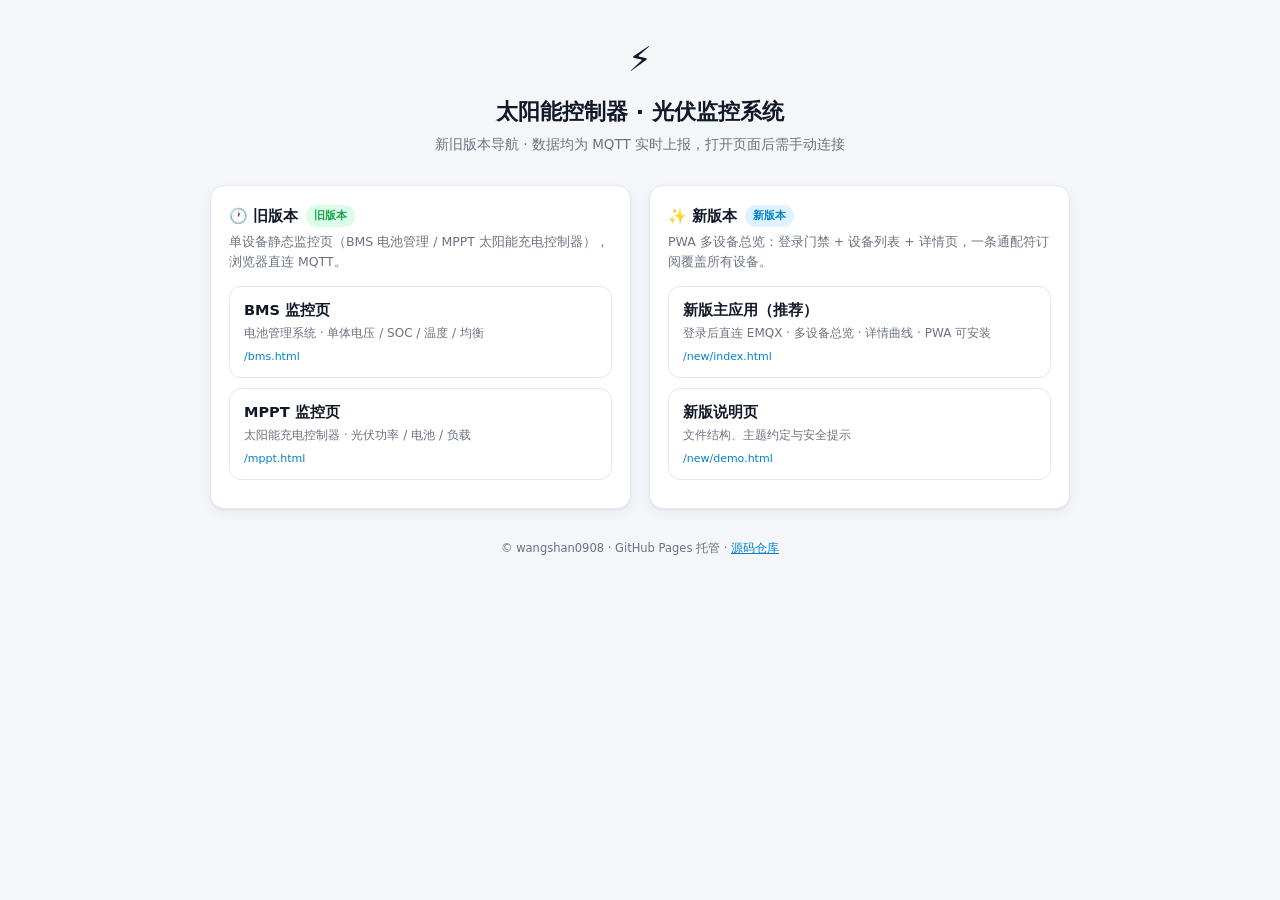
<file: index.html>
<!DOCTYPE html>
<html lang="zh-CN">
<head>
<meta charset="utf-8">
<meta name="viewport" content="width=device-width, initial-scale=1">
<title>光伏监控 · 太阳能控制器 | 新旧版本导航</title>
<style>
  :root {
    --bg: #f4f6fa;
    --panel: #ffffff;
    --text: #111827;
    --muted: #6b7280;
    --line: #e3e8ef;
    --accent: #0284c7;
    --accent-soft: #e0f2fe;
    --ok: #16a34a;
    --ok-soft: #dcfce7;
    --radius: 14px;
    --shadow: 0 1px 2px rgba(16,24,40,.05), 0 4px 12px rgba(16,24,40,.05);
  }
  * { box-sizing: border-box; }
  body {
    margin: 0; padding: 32px 16px 48px;
    background: var(--bg); color: var(--text);
    font-family: system-ui, -apple-system, "PingFang SC", "Microsoft YaHei", sans-serif;
    line-height: 1.6;
  }
  .wrap { max-width: 860px; margin: 0 auto; }
  header { text-align: center; margin-bottom: 30px; }
  .logo { font-size: 34px; }
  h1 { font-size: 22px; margin: 8px 0 4px; }
  .sub { color: var(--muted); font-size: 13.5px; margin: 0; }

  .cols {
    display: grid; grid-template-columns: 1fr; gap: 18px;
  }
  @media (min-width: 680px) { .cols { grid-template-columns: 1fr 1fr; } }

  .col {
    background: var(--panel); border: 1px solid var(--line);
    border-radius: var(--radius); padding: 18px;
    box-shadow: var(--shadow);
  }
  .col h2 {
    display: flex; align-items: center; gap: 8px;
    font-size: 15px; margin: 0 0 4px;
  }
  .tag {
    font-size: 11px; font-weight: 600;
    padding: 2px 8px; border-radius: 999px;
  }
  .tag.old { background: var(--ok-soft); color: var(--ok); }
  .tag.new { background: var(--accent-soft); color: var(--accent); }
  .col p { color: var(--muted); font-size: 12.5px; margin: 4px 0 14px; }

  .item {
    display: block;
    border: 1px solid var(--line); border-radius: 12px;
    padding: 12px 14px; margin-bottom: 10px;
    text-decoration: none; color: inherit;
    transition: border-color .12s, transform .12s;
  }
  .item:hover { border-color: var(--accent); transform: translateY(-1px); }
  .item .t { font-size: 14.5px; font-weight: 650; }
  .item .d { font-size: 12px; color: var(--muted); margin-top: 2px; }
  .item .u { font-size: 11px; color: var(--accent); margin-top: 4px; word-break: break-all; }

  footer { text-align: center; color: var(--muted); font-size: 11.5px; margin-top: 30px; }
</style>
</head>
<body>
<div class="wrap">
  <header>
    <div class="logo">⚡</div>
    <h1>太阳能控制器 · 光伏监控系统</h1>
    <p class="sub">新旧版本导航 · 数据均为 MQTT 实时上报，打开页面后需手动连接</p>
  </header>

  <div class="cols">
    <section class="col">
      <h2>🕐 旧版本 <span class="tag old">旧版本</span></h2>
      <p>单设备静态监控页（BMS 电池管理 / MPPT 太阳能充电控制器），浏览器直连 MQTT。</p>
      <a class="item" href="bms.html">
        <div class="t">BMS 监控页</div>
        <div class="d">电池管理系统 · 单体电压 / SOC / 温度 / 均衡</div>
        <div class="u">/bms.html</div>
      </a>
      <a class="item" href="mppt.html">
        <div class="t">MPPT 监控页</div>
        <div class="d">太阳能充电控制器 · 光伏功率 / 电池 / 负载</div>
        <div class="u">/mppt.html</div>
      </a>
    </section>

    <section class="col">
      <h2>✨ 新版本 <span class="tag new">新版本</span></h2>
      <p>PWA 多设备总览：登录门禁 + 设备列表 + 详情页，一条通配符订阅覆盖所有设备。</p>
      <a class="item" href="new/index.html">
        <div class="t">新版主应用（推荐）</div>
        <div class="d">登录后直连 EMQX · 多设备总览 · 详情曲线 · PWA 可安装</div>
        <div class="u">/new/index.html</div>
      </a>
      <a class="item" href="new/demo.html">
        <div class="t">新版说明页</div>
        <div class="d">文件结构、主题约定与安全提示</div>
        <div class="u">/new/demo.html</div>
      </a>
    </section>
  </div>

  <footer>© wangshan0908 · GitHub Pages 托管 · <a href="https://github.com/wangshan0908/wangshan0908.github.io" style="color:var(--accent)">源码仓库</a></footer>
</div>
</body>
</html>
</file>
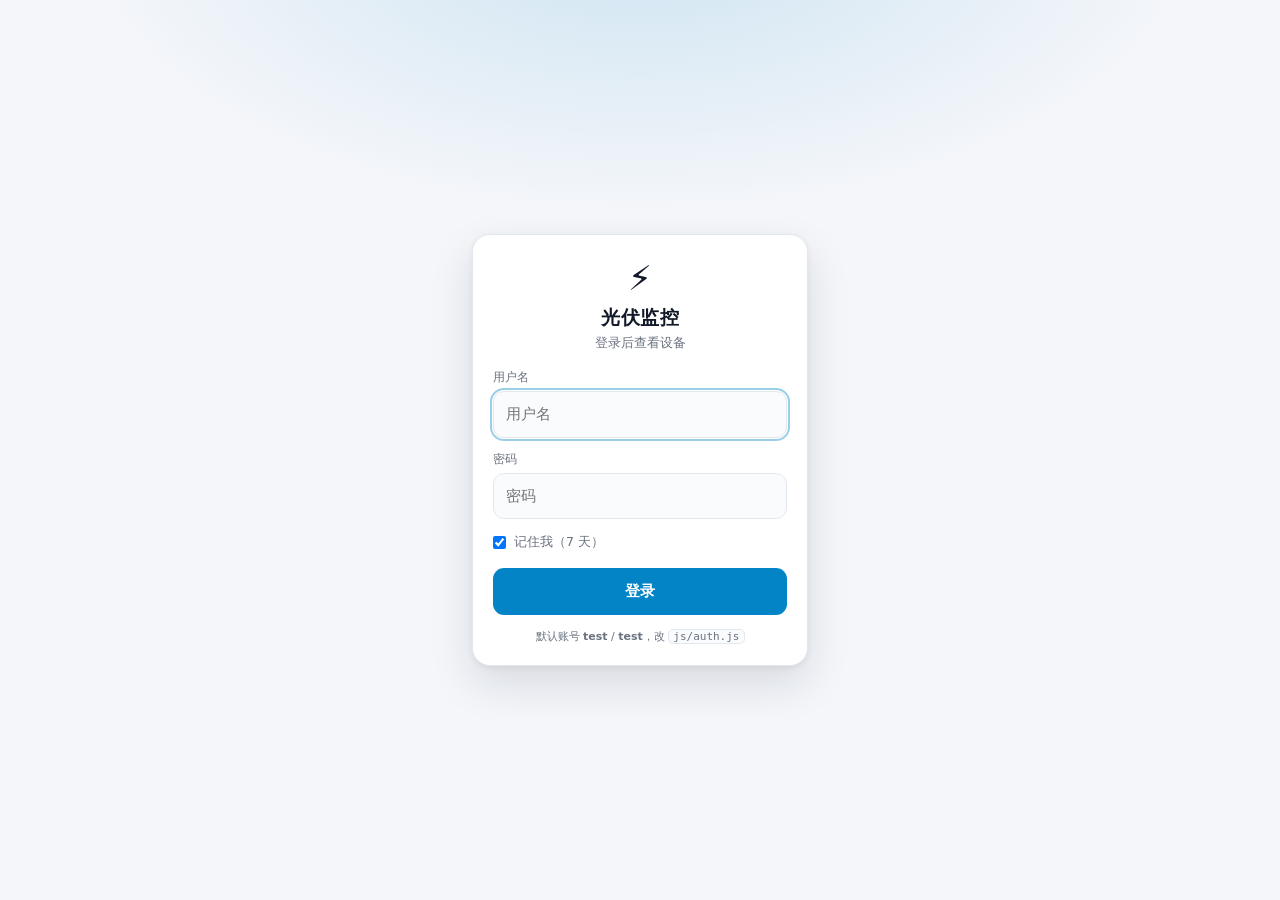
<file: new/index.html>
<!DOCTYPE html>
<html lang="zh-CN">
<head>
<meta charset="utf-8">
<meta name="viewport" content="width=device-width, initial-scale=1, viewport-fit=cover">
<title>光伏监控 · 多设备总览</title>
<meta name="theme-color" content="#0284c7">
<meta name="apple-mobile-web-app-capable" content="yes">
<meta name="apple-mobile-web-app-title" content="光伏监控">
<link rel="manifest" href="manifest.webmanifest">
<link rel="icon" href="icon.svg" type="image/svg+xml">
<link rel="apple-touch-icon" href="icon.svg">
<link rel="stylesheet" href="css/app.css">
</head>
<body>

<!-- ============================================================
     登录页：未登录时只显示它，不连 MQTT、不渲染任何设备数据
     ============================================================ -->
<div class="login" id="login" hidden>
  <form class="loginbox" id="loginForm" novalidate>
    <div class="loginlogo">⚡</div>
    <h1>光伏监控</h1>
    <p class="loginsub">登录后查看设备</p>

    <label for="loginUser">用户名</label>
    <input id="loginUser" name="user" type="text" autocomplete="username"
           spellcheck="false" autocapitalize="off" placeholder="用户名">

    <label for="loginPass">密码</label>
    <input id="loginPass" name="pass" type="password" autocomplete="current-password"
           placeholder="密码">

    <label class="loginremember">
      <input type="checkbox" name="remember" checked> 记住我（7 天）
    </label>

    <p class="loginerr" id="loginErr" hidden>账号或密码不对</p>

    <button type="submit" class="loginbtn" id="loginBtn">登录</button>

    <p class="loginhint">默认账号 <b>test</b> / <b>test</b>，改 <code>js/auth.js</code></p>
  </form>
</div>

<!-- ============================================================
     主界面：登录后才显示
     ============================================================ -->
<div id="app" hidden>

<header class="topbar">
  <div class="brand"><span class="logo">⚡</span><span>光伏监控</span></div>
  <div class="conn" id="conn"><i></i><span>连接中</span></div>
  <!-- 用 SVG 而不是 ⏻ 字符：部分安卓/Windows 字体缺这个码位，会显示成空方块 -->
  <button class="iconbtn" id="logoutBtn" aria-label="退出登录" title="退出登录">
    <svg width="15" height="15" viewBox="0 0 24 24" fill="none" stroke="currentColor"
         stroke-width="2" stroke-linecap="round" stroke-linejoin="round" aria-hidden="true">
      <path d="M9 21H5a2 2 0 0 1-2-2V5a2 2 0 0 1 2-2h4"/>
      <polyline points="16 17 21 12 16 7"/>
      <line x1="21" y1="12" x2="9" y2="12"/>
    </svg>
  </button>
  <button class="iconbtn" id="cfgBtn" aria-label="设置">⚙</button>
</header>

<div class="risk" id="risk" hidden>
  <span>⚠️ 页面默认账号是公开的 <b>test/test</b>，任何人拿到这个网址都能订阅你的数据、向设备下发命令。上线前请在 EMQX 控制台建独立账号，再到「设置」里改掉。</span>
  <button class="x" data-act="close" aria-label="关闭">×</button>
</div>

<div class="wrap">
  <main id="view"></main>
</div>

<!-- 设置面板 -->
<div class="overlay" id="settings" hidden>
  <form class="sheet">
    <h3>连接设置</h3>
    <label>WebSocket 地址（EMQX 的 WSS 端口一般是 8084，路径 /mqtt）</label>
    <input type="text" name="url" placeholder="wss://xxx.emqxsl.cn:8084/mqtt" autocomplete="off" spellcheck="false">
    <label>用户名</label>
    <input type="text" name="username" autocomplete="off" spellcheck="false">
    <label>密码</label>
    <input type="password" name="password" autocomplete="off">
    <label>快报时长（秒，60~1800）</label>
    <input type="number" name="turboSec" min="60" max="1800" step="30">
    <label style="display:flex;gap:8px;align-items:center;margin-top:14px">
      <input type="checkbox" name="debug" style="width:auto;margin:0"> 显示调试日志
    </label>
    <div class="row">
      <button type="button" data-act="cancel">取消</button>
      <button type="submit" class="primary">保存并重连</button>
    </div>
    <div class="links">
      <button type="button" data-act="theme">切换深浅色</button>
      <button type="button" data-act="reset">恢复默认</button>
      <button type="button" data-act="cache">清本地缓存</button>
      <button type="button" data-act="logout">退出登录</button>
    </div>
    <p class="hint">
      订阅 <code>v1/+/+/up/#</code>，一条通配符覆盖所有设备，加设备不用改页面。<br>
      设备离线时仍会显示（靠 retained 的 meta/status），这是纯前端方案能知道"我有几台设备"的唯一办法。
    </p>
  </form>
</div>

<pre id="debug" hidden></pre>

</div><!-- /#app -->

<!-- 加载顺序：config → auth → mqtt → codec → store → ui → app -->
<script src="js/config.js"></script>
<script src="js/auth.js"></script>
<script src="js/mqtt.js"></script>
<script src="js/codec.js"></script>
<script src="js/store.js"></script>
<script src="js/ui.js"></script>
<script src="js/app.js"></script>
</body>
</html>
</file>
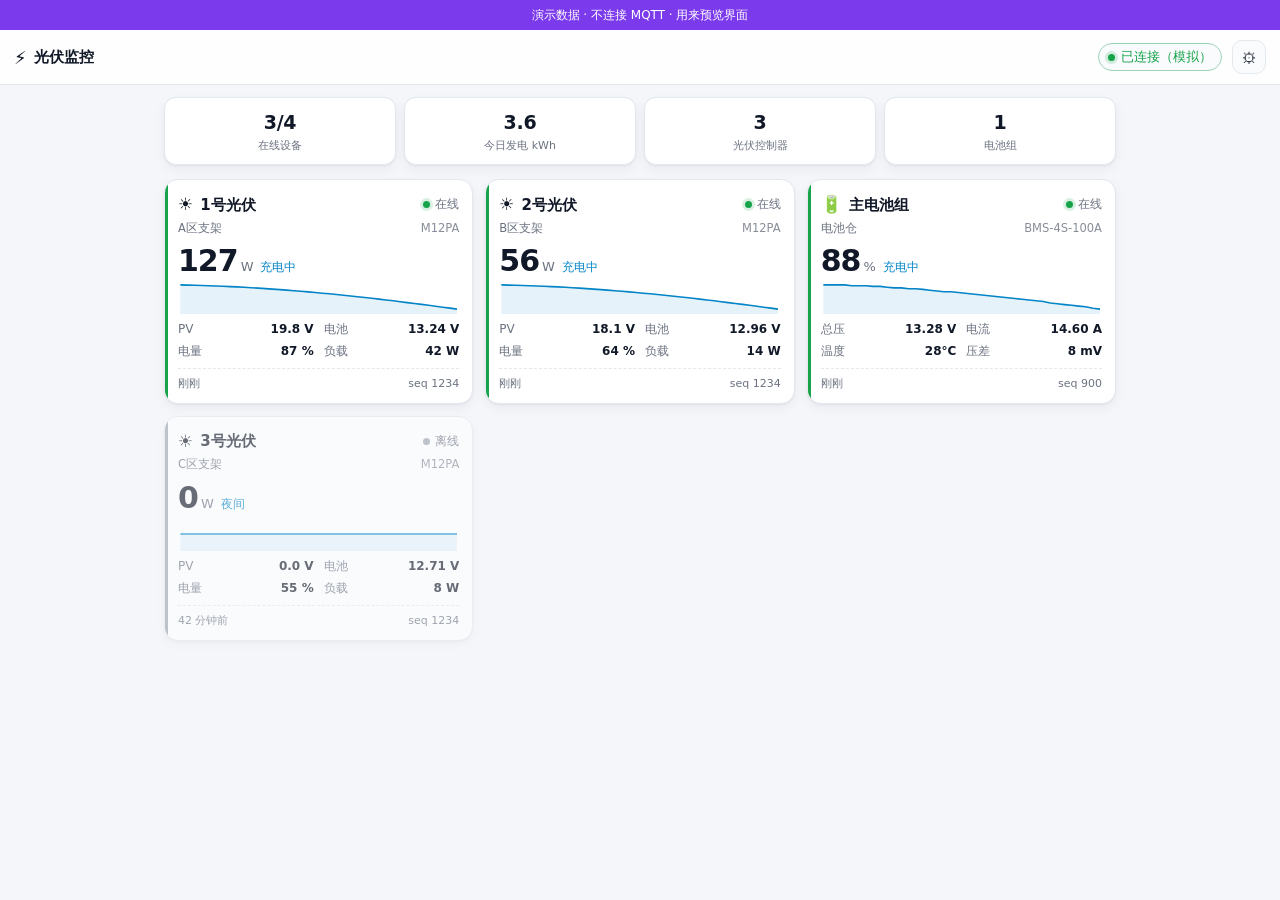
<file: new/demo.html>
<!DOCTYPE html>
<html lang="zh-CN">
<head>
<meta charset="utf-8">
<meta name="viewport" content="width=device-width, initial-scale=1, viewport-fit=cover">
<title>预览（模拟数据）· 光伏监控</title>
<meta name="theme-color" content="#0284c7">
<link rel="stylesheet" href="css/app.css">
<style>
  .demo-bar {
    position: sticky; top: 0; z-index: 30;
    background: #7c3aed; color: #fff; font-size: 12px;
    padding: 6px 14px; text-align: center;
  }
</style>
</head>
<body>

<div class="demo-bar">演示数据 · 不连接 MQTT · 用来预览界面</div>

<header class="topbar">
  <div class="brand"><span class="logo">⚡</span><span>光伏监控</span></div>
  <div class="conn online"><i></i><span>已连接（模拟）</span></div>
  <button class="iconbtn" id="cfgBtn" aria-label="设置">⚙</button>
</header>

<div class="wrap">
  <main id="view"></main>
</div>

<pre id="debug" hidden></pre>

<script src="js/config.js"></script>
<script src="js/mqtt.js"></script>
<script src="js/codec.js"></script>
<script src="js/store.js"></script>
<script src="js/ui.js"></script>
<script>
(function () {
  'use strict';
  const S = TP.store;
  const enc = s => new TextEncoder().encode(s);

  // ---- 造帧（偏移与 codec.js 一致，仅演示用） ----
  function mpptFrame(o) {
    const b = new Uint8Array(32), v = new DataView(b.buffer);
    b[0] = 0xa1; b[1] = 1;
    v.setUint16(2, o.seq || 0); v.setUint32(4, o.ts || 0);
    v.setUint16(8, Math.round((o.pv_v || 0) * 100));
    v.setUint16(10, Math.round((o.pv_a || 0) * 100));
    v.setUint16(12, Math.round((o.bat_v || 0) * 100));
    v.setInt16(14, Math.round((o.bat_a || 0) * 100));
    v.setUint16(16, Math.round((o.load_a || 0) * 100));
    b[18] = (o.bat_t || 0) & 0xff; b[19] = (o.buck_t || 0) & 0xff;
    b[20] = o.soc || 0;
    let f = 0;
    if (o.load_on) f |= 0x01;
    f |= ((o.chg || 0) & 3) << 1;
    if (o.fan) f |= 0x08; if (o.night) f |= 0x10;
    if (o.comm_err) f |= 0x20; if (o.fault) f |= 0x40;
    b[21] = f;
    v.setUint16(22, Math.round((o.wh_today || 0) * 100));
    v.setUint32(24, Math.round((o.wh_total || 0) * 10));
    v.setUint16(28, o.pv_max_w || 0);
    b[30] = o.csq || 0;
    return b;
  }

  function bmsFrame(o) {
    const b = new Uint8Array(42), v = new DataView(b.buffer);
    b[0] = 0xb1; b[1] = 1;
    v.setUint16(2, o.seq || 0); v.setUint32(4, o.ts || 0);
    v.setUint16(8, Math.round((o.pack_v || 0) * 1000));
    v.setInt16(10, Math.round((o.pack_a || 0) * 10));
    b[12] = o.soc || 0; b[13] = o.soh || 0;
    v.setUint16(14, Math.round((o.remain_mah || 0) / 10));
    const cells = o.cells_mv || [];
    // 真实固件固定打包 8 节，实际串数写在 cell_num —— 演示页也照这个来，
    // 否则"多出来的 0 把压差算成 3400mV"这类问题在演示里永远发现不了
    b[16] = o.cell_num || cells.length;
    let f = 0;
    if (o.full) f |= 1; if (o.allow_dis) f |= 2; if (o.genuine) f |= 4;
    if (o.balance) f |= 8; if (o.charging) f |= 0x10; if (o.discharging) f |= 0x20;
    f |= ((o.alarm_level || 0) & 3) << 6;
    b[17] = f;
    for (let i = 0; i < 8; i++) v.setUint16(18 + i * 2, cells[i] || 0);
    b[34] = o.mos_t || 0; b[35] = o.t1 || 0; b[36] = o.t2 || 0; b[37] = o.t3 || 0;
    v.setUint16(38, o.cycles || 0); b[40] = o.alarm || 0;
    return b;
  }

  const nowS = Math.floor(Date.now() / 1000);
  const DEVS = [
    {
      id: '864865083261637', pk: 'mppt12', role: 'mppt', name: '1号光伏', site: 'A区支架',
      fw: '1.1.0', model: 'M12PA', online: true,
      f: { pv_v: 19.82, pv_a: 6.41, bat_v: 13.24, bat_a: 8.9, load_a: 3.2, bat_t: 31,
           buck_t: 42, soc: 87, wh_today: 1.86, wh_total: 1284.5, pv_max_w: 200,
           load_on: true, chg: 1, fan: true, csq: 24 },
    },
    {
      id: '864865083261638', pk: 'mppt12', role: 'mppt', name: '2号光伏', site: 'B区支架',
      fw: '1.1.0', model: 'M12PA', online: true,
      f: { pv_v: 18.05, pv_a: 3.12, bat_v: 12.96, bat_a: 4.2, load_a: 1.1, bat_t: 34,
           buck_t: 45, soc: 64, wh_today: 1.12, wh_total: 964.2, pv_max_w: 200,
           load_on: true, chg: 1, fan: true, chg_note: '', csq: 21 },
    },
    {
      id: '864865083261639', pk: 'mppt12', role: 'mppt', name: '3号光伏', site: 'C区支架',
      fw: '1.1.0', model: 'M12PA', online: false,
      f: { pv_v: 0, pv_a: 0, bat_v: 12.71, bat_a: -0.4, load_a: 0.6, bat_t: 22,
           buck_t: 23, soc: 55, wh_today: 0.62, wh_total: 731.8, pv_max_w: 200,
           load_on: true, chg: 0, night: true, csq: 18 },
    },
    {
      id: '864865083262247', pk: 'bms12', role: 'bms', name: '主电池组', site: '电池仓',
      fw: '1.1.0', model: 'BMS-4S-100A', online: true,
      f: { pack_v: 13.28, pack_a: 14.6, soc: 88, soh: 96, remain_mah: 88000,
           cells_mv: [3321, 3318, 3316, 3324, 0, 0, 0, 0], cell_num: 4,
           mos_t: 38, t1: 28, t2: 29, t3: 27,
           cycles: 214, alarm: 0, allow_dis: true, genuine: true, charging: true },
    },
  ];

  // ---- 造历史曲线（按日照拱形，接近真实白天形状） ----
  function fakeHist(role) {
    const out = [];
    const n = 90;
    for (let i = n; i > 0; i--) {
      const t = nowS - i * 60;
      const k = Math.max(0, Math.sin(((n - i) / n) * Math.PI));   // 0 → 1 → 0
      if (role === 'mppt') {
        const pv_v = 20 - 1.6 * k;          // MPPT 拉电流时电压略降
        const pv_a = 6.2 * k;
        out.push({
          t, pv_v, pv_a, pv_w: pv_v * pv_a,
          bat_v: 12.6 + 0.7 * k, bat_a: 5.2 * k,
          load_w: 38 + 14 * k, soc: Math.round(46 + 42 * k),
        });
      } else {
        out.push({
          t, soc: Math.round(56 + 34 * k), pack_v: 12.9 + 0.42 * k,
          pack_a: 12 * k, diff: 5 + Math.round(4 * k),
        });
      }
    }
    return out;
  }

  for (const D of DEVS) {
    const d = S.get(D.id) || { };
    S.onMessage(`v1/${D.pk}/${D.id}/up/meta`, enc(JSON.stringify({
      v: 1, id: D.id, pk: D.pk, name: D.name, site: D.site, fw: D.fw,
      role: D.role, cls: D.role, model: D.model,
      ov: 14.4, uv: 11.0, sw: 12, hw: 3, btype: 1, lr: 100, rc: 50,
      cell_type: 'LiFePO4', design_mah: 100000, fcc_mah: 96000,
    })));
    S.onMessage(`v1/${D.pk}/${D.id}/up/status`, enc(JSON.stringify({ on: D.online ? 1 : 0, ts: nowS, w: D.online ? undefined : 'lwt' })));
    const frame = D.role === 'bms'
      ? bmsFrame(Object.assign({ seq: 900, ts: nowS }, D.f))
      : mpptFrame(Object.assign({ seq: 1234, ts: nowS }, D.f));
    S.onMessage(`v1/${D.pk}/${D.id}/up/state`, frame);

    const dev = S.get(D.id);
    dev.hist = fakeHist(D.role);
    // 离线那台的历史要跟"最后一帧 0W"对上，否则卡片会显示 0W + 满发曲线
    if (!D.online) {
      dev.hist = dev.hist.map(p => Object.assign({}, p, {
        pv_w: 0, pv_v: 0, pv_a: 0, load_w: 0, bat_a: -0.4,
        soc: p.soc, bat_v: p.bat_v,
      }));
    }
    dev.frames = D.role === 'bms' ? 4210 : 3860;
    dev.lost = 3;
    // 离线那台的时间往前推，让"多久以前"看起来合理
    if (!D.online) dev.rxTs = Date.now() - 42 * 60 * 1000;
    dev.events = [
      { t: 'boot', ts: nowS - 3600, fw: '1.1.0' },
      { t: 'online', ts: nowS - 3590 },
      { t: 'meta', ts: nowS - 3588 },
      { t: 'tx', ts: nowS - 120, b: 1_284_000, f: 3860, to: 0 },
    ];
    if (D.role === 'mppt') dev.events.push({ t: 'ack', ts: nowS - 60, id: 'c8x2', ok: 1 });
    if (!D.online) dev.events.push({ t: 'offline', ts: nowS - 2520, w: 'lwt' });
  }

  // 给 1 号机补一条告警类事件，看样式
  const d1 = S.get('864865083261637');
  d1.events.push({ t: 'mb_err', ts: nowS - 200, n: 2 });

  TP.ui.mount(document.getElementById('view'));
  TP.ui.render();

  document.getElementById('cfgBtn').addEventListener('click', () => {
    alert('演示页没有设置面板。真实页面请打开 index.html');
  });

  // 暴露给截图脚本：可切到某台设备的详情
  window.__demo = {
    open(id) { location.hash = '#/d/' + id; },
    list() { return Array.from(S.devices.keys()); },
  };
})();
</script>
</body>
</html>
</file>
<file: new/css/app.css>
/* ============================================================
   光伏监控面板 —— 样式
   移动优先；双主题跟随系统，也可手动切（右上角按钮循环 自动/浅/深）
   ============================================================ */

:root {
  --bg: #f4f6fa;
  --panel: #ffffff;
  --panel2: #fafbfd;
  --text: #111827;
  --muted: #6b7280;
  --line: #e3e8ef;
  --accent: #0284c7;
  --accent-soft: #e0f2fe;
  --ok: #16a34a;
  --ok-soft: #dcfce7;
  --warn: #d97706;
  --warn-soft: #fef3c7;
  --danger: #dc2626;
  --danger-soft: #fee2e2;
  --off: #9ca3af;
  --radius: 14px;
  --shadow: 0 1px 2px rgba(16, 24, 40, .05), 0 4px 12px rgba(16, 24, 40, .05);
}

@media (prefers-color-scheme: dark) {
  :root {
    --bg: #0a1018;
    --panel: #121a26;
    --panel2: #16202e;
    --text: #e6ebf2;
    --muted: #8b98ad;
    --line: #23303f;
    --accent: #38bdf8;
    --accent-soft: #0c2a3d;
    --ok: #22c55e;
    --ok-soft: #10291a;
    --warn: #f59e0b;
    --warn-soft: #2c2110;
    --danger: #ef4444;
    --danger-soft: #2e1414;
    --off: #64748b;
    --shadow: 0 1px 2px rgba(0, 0, 0, .4);
  }
}

/* 手动主题覆盖 */
html[data-theme="light"] {
  --bg: #f4f6fa; --panel: #ffffff; --panel2: #fafbfd; --text: #111827;
  --muted: #6b7280; --line: #e3e8ef; --accent: #0284c7; --accent-soft: #e0f2fe;
  --ok: #16a34a; --ok-soft: #dcfce7; --warn: #d97706; --warn-soft: #fef3c7;
  --danger: #dc2626; --danger-soft: #fee2e2; --off: #9ca3af;
}
html[data-theme="dark"] {
  --bg: #0a1018; --panel: #121a26; --panel2: #16202e; --text: #e6ebf2;
  --muted: #8b98ad; --line: #23303f; --accent: #38bdf8; --accent-soft: #0c2a3d;
  --ok: #22c55e; --ok-soft: #10291a; --warn: #f59e0b; --warn-soft: #2c2110;
  --danger: #ef4444; --danger-soft: #2e1414; --off: #64748b;
}

* { box-sizing: border-box; -webkit-tap-highlight-color: transparent; }

html, body { margin: 0; padding: 0; }

body {
  background: var(--bg);
  color: var(--text);
  font-family: system-ui, -apple-system, "PingFang SC", "Microsoft YaHei", sans-serif;
  font-size: 15px;
  line-height: 1.5;
  -webkit-font-smoothing: antialiased;
  padding-bottom: 40px;
  overflow-x: hidden;
}

b, .big, .kpi b, .kv b { font-variant-numeric: tabular-nums; }

a { color: inherit; text-decoration: none; }

/* ---------- 顶栏 ---------- */

.topbar {
  position: sticky; top: 0; z-index: 20;
  display: flex; align-items: center; gap: 10px;
  padding: 10px 14px;
  background: color-mix(in srgb, var(--panel) 88%, transparent);
  backdrop-filter: blur(10px);
  border-bottom: 1px solid var(--line);
}

.brand { display: flex; align-items: center; gap: 7px; font-weight: 650; letter-spacing: .2px; }
.brand .logo { font-size: 18px; }

.conn {
  margin-left: auto;
  display: inline-flex; align-items: center; gap: 6px;
  font-size: 12.5px; color: var(--muted);
  padding: 4px 9px; border-radius: 999px;
  background: var(--panel2); border: 1px solid var(--line);
  white-space: nowrap;
}
.conn i {
  width: 7px; height: 7px; border-radius: 50%;
  background: var(--off); display: inline-block;
}
.conn.online { color: var(--ok); border-color: color-mix(in srgb, var(--ok) 35%, var(--line)); }
.conn.online i { background: var(--ok); box-shadow: 0 0 0 3px color-mix(in srgb, var(--ok) 18%, transparent); }
.conn.connecting i, .conn.retry i { background: var(--warn); animation: pulse 1.1s infinite; }
.conn.connecting, .conn.retry { color: var(--warn); }
.conn.error { color: var(--danger); }
.conn.error i { background: var(--danger); }

@keyframes pulse { 0%, 100% { opacity: 1; } 50% { opacity: .25; } }

.iconbtn {
  border: 1px solid var(--line); background: var(--panel2); color: var(--text);
  width: 34px; height: 34px; border-radius: 10px; cursor: pointer;
  font-size: 15px; display: grid; place-items: center; padding: 0;
}
.iconbtn:active { transform: scale(.94); }

/* ---------- 风险提示 ---------- */

.risk {
  margin: 10px 14px 0;
  display: flex; gap: 8px; align-items: flex-start;
  padding: 9px 11px; border-radius: 10px;
  background: var(--warn-soft);
  border: 1px solid color-mix(in srgb, var(--warn) 30%, transparent);
  color: var(--text); font-size: 12.5px; line-height: 1.45;
}
.risk b { color: var(--warn); }
.risk .x {
  margin-left: auto; border: 0; background: none; color: var(--muted);
  font-size: 16px; cursor: pointer; padding: 0 2px; line-height: 1;
}

/* ---------- 汇总 ---------- */

.wrap { max-width: 980px; margin: 0 auto; padding: 12px 14px 0; }

.summary {
  display: grid; grid-template-columns: repeat(2, 1fr); gap: 8px;
  margin-bottom: 14px;
}
@media (min-width: 560px) { .summary { grid-template-columns: repeat(4, 1fr); } }
/* 栅格子项默认 min-width:auto，长标签会把 1fr 撑破 —— 这是移动端"右侧被切"的元凶 */
.summary > *, .grid > *, .kpis > * { min-width: 0; }

.kpi {
  background: var(--panel); border: 1px solid var(--line); border-radius: 12px;
  padding: 10px 8px; text-align: center; box-shadow: var(--shadow);
  overflow: hidden;
}
.kpi b {
  display: block; font-size: 19px; font-weight: 680; letter-spacing: -.3px;
  white-space: nowrap; overflow: hidden; text-overflow: ellipsis;
}
.kpi span {
  display: block; font-size: 11px; color: var(--muted); margin-top: 1px;
  white-space: nowrap; overflow: hidden; text-overflow: ellipsis;
}

/* ---------- 设备卡片 ---------- */

.grid { display: grid; grid-template-columns: 1fr; gap: 12px; }
@media (min-width: 560px) { .grid { grid-template-columns: 1fr 1fr; } }
@media (min-width: 900px) { .grid { grid-template-columns: repeat(3, 1fr); } }

.card {
  display: block;
  background: var(--panel); border: 1px solid var(--line);
  border-radius: var(--radius); padding: 12px 13px 10px;
  box-shadow: var(--shadow);
  transition: transform .12s ease, border-color .12s ease;
  position: relative; overflow: hidden;
}
.card:active { transform: scale(.985); border-color: var(--accent); }
.card.offline, .card.unknown { opacity: .62; }
.card::before {
  content: ""; position: absolute; left: 0; top: 0; bottom: 0; width: 3px;
  background: var(--off);
}
.card.online::before { background: var(--ok); }
.card.stale::before { background: var(--warn); }

.card-top { display: flex; align-items: center; gap: 7px; }
.cicon { font-size: 17px; }
.cname { font-weight: 640; font-size: 15px; overflow: hidden; text-overflow: ellipsis; white-space: nowrap; }
.cbadge { margin-left: auto; display: inline-flex; align-items: center; gap: 5px; font-size: 11.5px; color: var(--muted); white-space: nowrap; }
.cbadge .btxt { display: none; }
@media (min-width: 420px) { .cbadge .btxt { display: inline; } }

.dot { width: 7px; height: 7px; border-radius: 50%; background: var(--off); display: inline-block; }
.dot.on { background: var(--ok); box-shadow: 0 0 0 3px color-mix(in srgb, var(--ok) 16%, transparent); }
.dot.warn { background: var(--warn); }
.dot.off { background: var(--off); }

.card-site {
  font-size: 11.5px; color: var(--muted); margin-top: 2px;
  display: flex; gap: 8px; align-items: baseline;
}
.cmodel { margin-left: auto; opacity: .8; }

.card-main { display: flex; align-items: baseline; gap: 7px; margin: 8px 0 2px; }
.big { font-size: 30px; font-weight: 700; letter-spacing: -1px; line-height: 1.05; }
.big i { font-size: 13px; font-weight: 500; font-style: normal; color: var(--muted); margin-left: 3px; letter-spacing: 0; }
.bigsub { font-size: 12px; color: var(--accent); }

.spark { width: 100%; height: 34px; display: block; margin: 4px 0 6px; }
.spark-line { fill: none; stroke: var(--accent); stroke-width: 1.6; stroke-linejoin: round; vector-effect: non-scaling-stroke; }
.spark-area { fill: var(--accent); opacity: .1; stroke: none; }

.card-rows { display: grid; grid-template-columns: 1fr 1fr; gap: 4px 10px; }
.card-rows > div {
  display: flex; justify-content: space-between; gap: 4px;
  font-size: 12px; min-width: 0;
}
.card-rows span { color: var(--muted); white-space: nowrap; }
.card-rows b { font-weight: 600; white-space: nowrap; overflow: hidden; text-overflow: ellipsis; }

.card-foot {
  display: flex; justify-content: space-between;
  margin-top: 8px; padding-top: 7px; border-top: 1px dashed var(--line);
  font-size: 11px; color: var(--muted);
}

.empty { text-align: center; color: var(--muted); padding: 34px 18px; font-size: 13px; }
.empty .small, .small { font-size: 11.5px; }

/* ---------- 详情 ---------- */

.detail { display: flex; flex-direction: column; gap: 12px; }

.dhead { display: grid; gap: 3px; }
.back { font-size: 13px; color: var(--accent); width: fit-content; padding: 2px 0; }
.dtitle { display: flex; align-items: center; gap: 8px; font-size: 19px; font-weight: 680; }
.dtitle .cbadge { font-size: 12px; font-weight: 500; }
.dsub { font-size: 12px; color: var(--muted); }

.badges { display: flex; flex-wrap: wrap; gap: 6px; }
.chip {
  font-size: 11.5px; padding: 3px 9px; border-radius: 999px;
  background: var(--panel2); border: 1px solid var(--line); color: var(--muted);
}
.chip.ok { color: var(--ok); background: var(--ok-soft); border-color: color-mix(in srgb, var(--ok) 28%, transparent); }
.chip.info { color: var(--accent); background: var(--accent-soft); border-color: color-mix(in srgb, var(--accent) 28%, transparent); }
.chip.warn { color: var(--warn); background: var(--warn-soft); border-color: color-mix(in srgb, var(--warn) 30%, transparent); }
.chip.bad { color: var(--danger); background: var(--danger-soft); border-color: color-mix(in srgb, var(--danger) 30%, transparent); }

.kpis { display: grid; grid-template-columns: repeat(2, 1fr); gap: 8px; }
@media (min-width: 480px) { .kpis { grid-template-columns: repeat(4, 1fr); } }
.kpis .kpi b { font-size: 20px; }
.kpis .kpi span { font-size: 10.5px; }

.panel {
  background: var(--panel); border: 1px solid var(--line);
  border-radius: var(--radius); padding: 11px 13px 13px;
  box-shadow: var(--shadow);
}
.phead {
  display: flex; align-items: center; justify-content: space-between;
  font-size: 12.5px; font-weight: 600; color: var(--muted);
  margin-bottom: 9px;
}
.phead .small { font-weight: 400; }

.tabs { display: inline-flex; gap: 4px; }
.tab {
  border: 1px solid var(--line); background: var(--panel2); color: var(--muted);
  font-size: 11.5px; padding: 3px 9px; border-radius: 8px; cursor: pointer;
}
.tab.on { background: var(--accent); border-color: var(--accent); color: #fff; }

.chart { width: 100%; height: 150px; display: block; }
.chart-foot { font-size: 11px; color: var(--muted); margin-top: 4px; }

/* 单体电压 */
.cells { display: flex; gap: 5px; height: 130px; align-items: stretch; }
.cell { flex: 1; display: flex; flex-direction: column; align-items: center; min-width: 0; }
.cwrap { flex: 1; width: 100%; display: flex; align-items: flex-end; }
.cbar {
  width: 100%; border-radius: 4px 4px 2px 2px;
  background: linear-gradient(180deg, color-mix(in srgb, var(--accent) 85%, #fff), var(--accent));
  transition: height .25s ease;
  min-height: 3px;
}
.cell.hi .cbar { background: linear-gradient(180deg, #34d399, var(--ok)); }
.cell.lo .cbar { background: linear-gradient(180deg, #fb923c, var(--warn)); }
.cell span { font-size: 10px; color: var(--text); margin-top: 4px; font-variant-numeric: tabular-nums; }
.cell i { font-size: 9.5px; color: var(--muted); font-style: normal; }

/* 键值表 */
.kvbox { display: grid; grid-template-columns: 1fr 1fr; gap: 6px 14px; }
@media (max-width: 420px) { .kvbox { grid-template-columns: 1fr; } }
.kv { display: grid; grid-template-columns: 1fr auto auto; gap: 6px; align-items: baseline; font-size: 12.5px; min-width: 0; }
.kv span { color: var(--muted); white-space: nowrap; }
.kv b { font-weight: 620; min-width: 0; overflow: hidden; text-overflow: ellipsis; white-space: nowrap; }
.kv i { font-style: normal; font-size: 10.5px; color: var(--muted); min-width: 22px; }

/* 档案区：值可能很长（IMEI、型号），一行一个并允许换行，而不是截断 */
.kvbox.wide { grid-template-columns: 1fr; }
.kvbox.wide .kv { grid-template-columns: auto 1fr; }
.kvbox.wide .kv b { white-space: normal; word-break: break-all; text-align: right; font-weight: 600; }

/* 按钮 */
.btns { display: flex; flex-wrap: wrap; gap: 8px; }
.btns button {
  font: inherit; font-size: 13px; padding: 8px 13px; border-radius: 10px;
  border: 1px solid var(--line); background: var(--panel2); color: var(--text);
  cursor: pointer; transition: transform .1s;
}
.btns button:active { transform: scale(.96); }
.btns button.primary { background: var(--accent); border-color: var(--accent); color: #fff; font-weight: 600; }
.btns button.danger { color: var(--danger); border-color: color-mix(in srgb, var(--danger) 32%, var(--line)); }
.btns button:disabled { opacity: .45; cursor: not-allowed; }

/* 事件 */
.events { display: flex; flex-direction: column; gap: 3px; max-height: 240px; overflow: auto; }
.ev { display: grid; grid-template-columns: 44px 84px 1fr; gap: 6px; font-size: 12px; padding: 3px 0; border-bottom: 1px dotted var(--line); }
.ev:last-child { border-bottom: 0; }
.evt { color: var(--muted); font-variant-numeric: tabular-nums; font-size: 11px; }
.evn { font-weight: 550; }
.ev.ok .evn { color: var(--ok); }
.ev.off .evn { color: var(--off); }
.ev.warn .evn { color: var(--warn); }
.ev.bad .evn { color: var(--danger); }
.ev.info .evn { color: var(--accent); }
.evd { color: var(--muted); overflow: hidden; text-overflow: ellipsis; white-space: nowrap; }

/* ---------- 设置 ---------- */

.overlay {
  position: fixed; inset: 0; z-index: 50;
  background: rgba(8, 12, 20, .55);
  display: flex; align-items: flex-end; justify-content: center;
  backdrop-filter: blur(2px);
}
.overlay[hidden] { display: none; }
@media (min-width: 620px) { .overlay { align-items: center; } }

.sheet {
  width: 100%; max-width: 460px;
  background: var(--panel); border-radius: 16px 16px 0 0;
  padding: 16px 16px 20px; max-height: 88vh; overflow: auto;
}
@media (min-width: 620px) { .sheet { border-radius: 16px; } }

.sheet h3 { margin: 0 0 12px; font-size: 15px; }
.sheet label { display: block; font-size: 12px; color: var(--muted); margin: 10px 0 4px; }
.sheet input[type=text], .sheet input[type=password], .sheet input[type=number] {
  width: 100%; font: inherit; font-size: 13.5px;
  padding: 9px 11px; border-radius: 10px;
  border: 1px solid var(--line); background: var(--panel2); color: var(--text);
}
.sheet .row { display: flex; gap: 8px; margin-top: 16px; }
.sheet .row button {
  flex: 1; font: inherit; font-size: 14px; padding: 10px; border-radius: 10px;
  border: 1px solid var(--line); background: var(--panel2); color: var(--text); cursor: pointer;
}
.sheet .row button.primary { background: var(--accent); border-color: var(--accent); color: #fff; font-weight: 600; }
.sheet .hint { font-size: 11.5px; color: var(--muted); margin-top: 10px; line-height: 1.5; }
.sheet .links { display: flex; gap: 12px; margin-top: 14px; font-size: 12px; }
.sheet .links button { border: 0; background: none; color: var(--accent); padding: 0; cursor: pointer; font: inherit; font-size: 12px; }

/* ---------- toast / debug ---------- */

#toast {
  position: fixed; left: 50%; bottom: 34px; transform: translate(-50%, 12px);
  background: #111827; color: #fff; font-size: 13px;
  padding: 9px 16px; border-radius: 999px; z-index: 99;
  opacity: 0; pointer-events: none; transition: all .2s ease;
  max-width: 80vw; text-align: center;
}
#toast.show { opacity: 1; transform: translate(-50%, 0); }

#debug {
  position: fixed; left: 8px; right: 8px; bottom: 8px; z-index: 40;
  background: rgba(8, 12, 20, .92); color: #cbd5e1; font: 11px/1.5 ui-monospace, Consolas, monospace;
  padding: 8px; border-radius: 8px; max-height: 130px; overflow: auto; white-space: pre-wrap;
}

/* ---------- 登录门禁 ---------- */

.login {
  position: fixed; inset: 0; z-index: 200;
  display: flex; align-items: center; justify-content: center;
  padding: 24px 18px calc(24px + env(safe-area-inset-bottom));
  overflow: auto;
  background:
    radial-gradient(900px 460px at 50% -8%,
      color-mix(in srgb, var(--accent) 16%, transparent), transparent 62%),
    var(--bg);
}
.login[hidden] { display: none; }

.loginbox {
  width: 100%; max-width: 336px;
  background: var(--panel); border: 1px solid var(--line);
  border-radius: 18px; padding: 26px 20px 20px;
  box-shadow: 0 2px 6px rgba(16, 24, 40, .06), 0 18px 44px rgba(16, 24, 40, .12);
  text-align: center;
}
.loginlogo { font-size: 34px; line-height: 1; }
.loginbox h1 { margin: 8px 0 2px; font-size: 19px; letter-spacing: .5px; }
.loginsub { margin: 0 0 16px; font-size: 12.5px; color: var(--muted); }

.loginbox label {
  display: block; text-align: left;
  font-size: 12px; color: var(--muted); margin: 12px 0 5px;
}
.loginbox input[type=text], .loginbox input[type=password] {
  width: 100%; font: inherit; font-size: 15px;
  padding: 11px 12px; border-radius: 11px;
  border: 1px solid var(--line); background: var(--panel2); color: var(--text);
}
.loginbox input[type=text]:focus, .loginbox input[type=password]:focus {
  outline: 2px solid color-mix(in srgb, var(--accent) 40%, transparent);
  outline-offset: 1px;
}

/* 两个 class 一起写，特异性高于上面的 .loginbox label */
.loginbox label.loginremember {
  display: flex; align-items: center; gap: 8px;
  margin: 14px 0 0; font-size: 12.5px; cursor: pointer;
}
.loginbox label.loginremember input { width: auto; margin: 0; }

.loginerr {
  margin: 12px 0 0; padding: 7px 10px; border-radius: 8px;
  font-size: 12.5px; color: var(--danger); background: var(--danger-soft);
}
.loginerr[hidden] { display: none; }

.loginbtn {
  width: 100%; margin-top: 16px; padding: 12px;
  font: inherit; font-size: 15px; font-weight: 600;
  border: 0; border-radius: 11px;
  background: var(--accent); color: #fff; cursor: pointer;
}
.loginbtn:active { transform: scale(.985); }
.loginbtn:disabled { opacity: .6; cursor: not-allowed; }

.loginhint { margin: 14px 0 0; font-size: 11px; color: var(--muted); }
.loginhint code {
  background: var(--panel2); border: 1px solid var(--line);
  padding: 0 4px; border-radius: 5px;
}

@keyframes loginshake {
  0%, 100% { transform: translateX(0); }
  25% { transform: translateX(-6px); }
  75% { transform: translateX(6px); }
}
.loginbox.shake { animation: loginshake .24s ease; }
</file>
